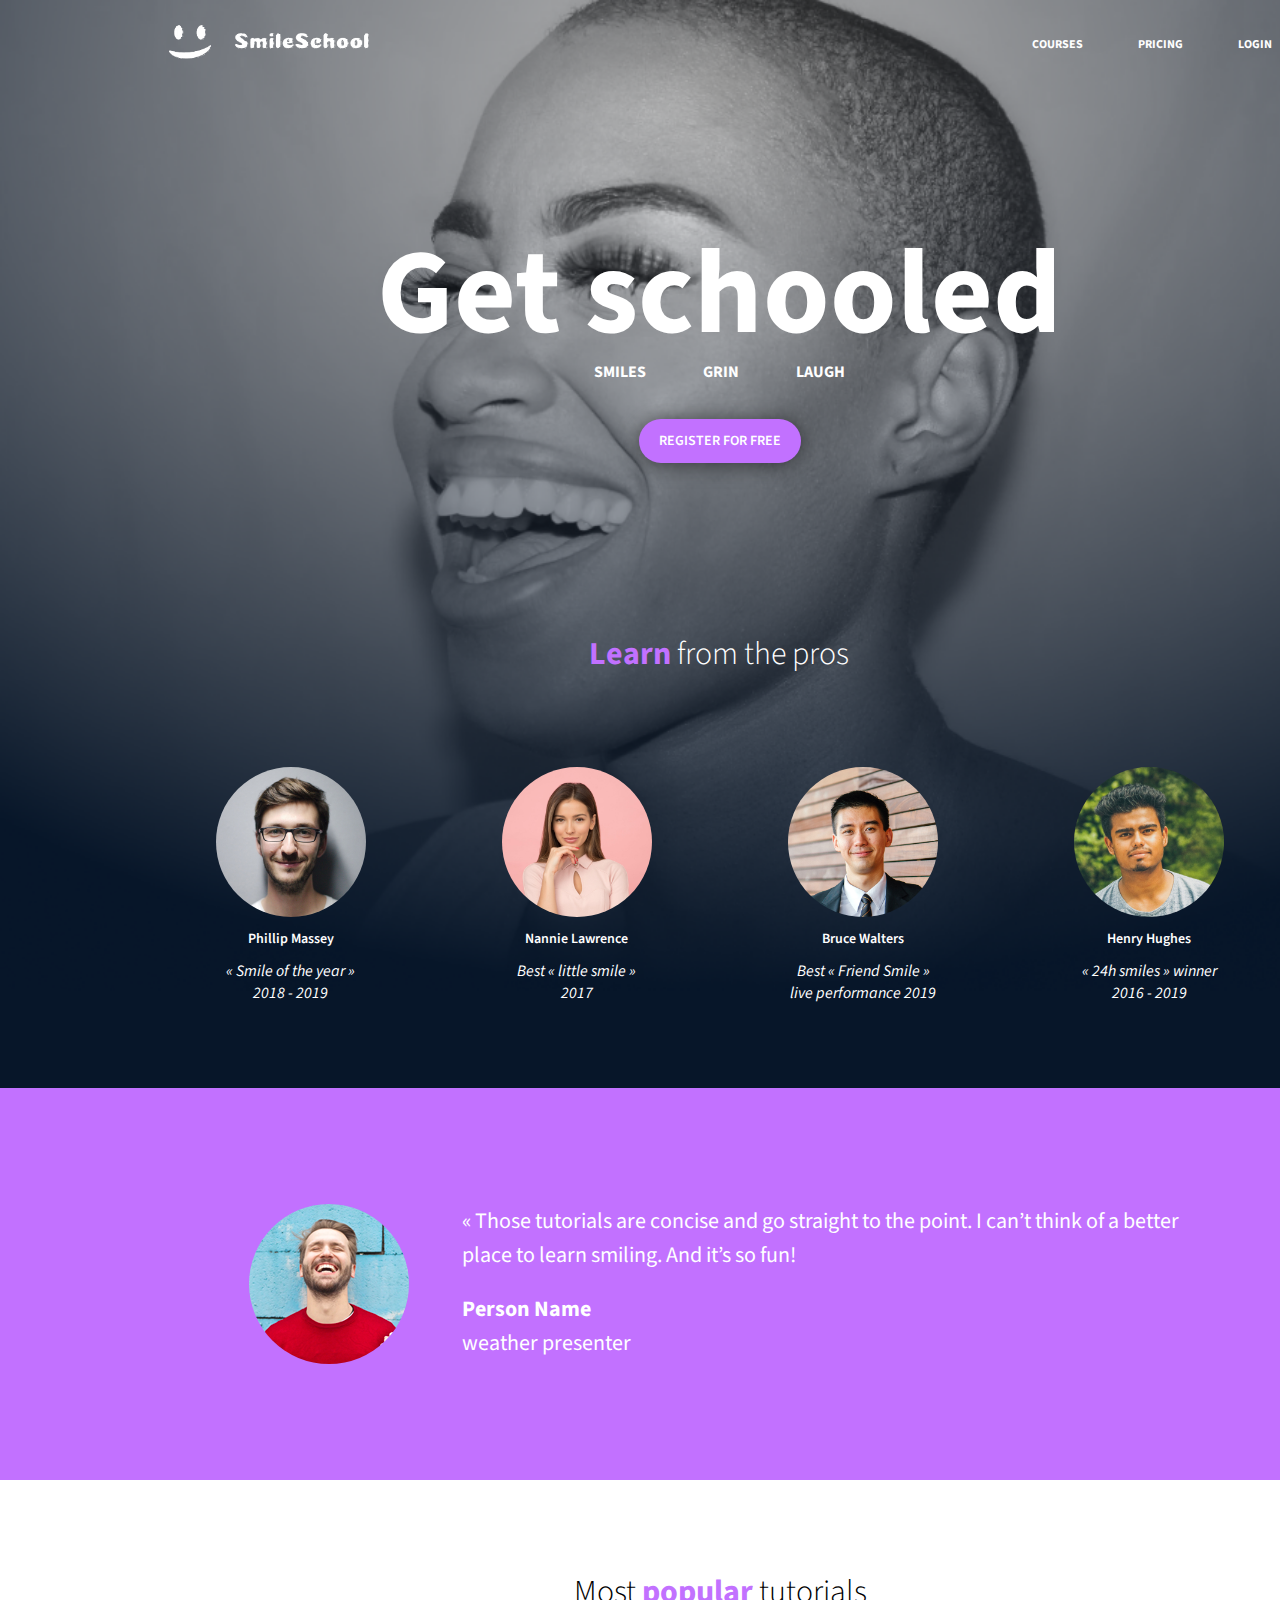
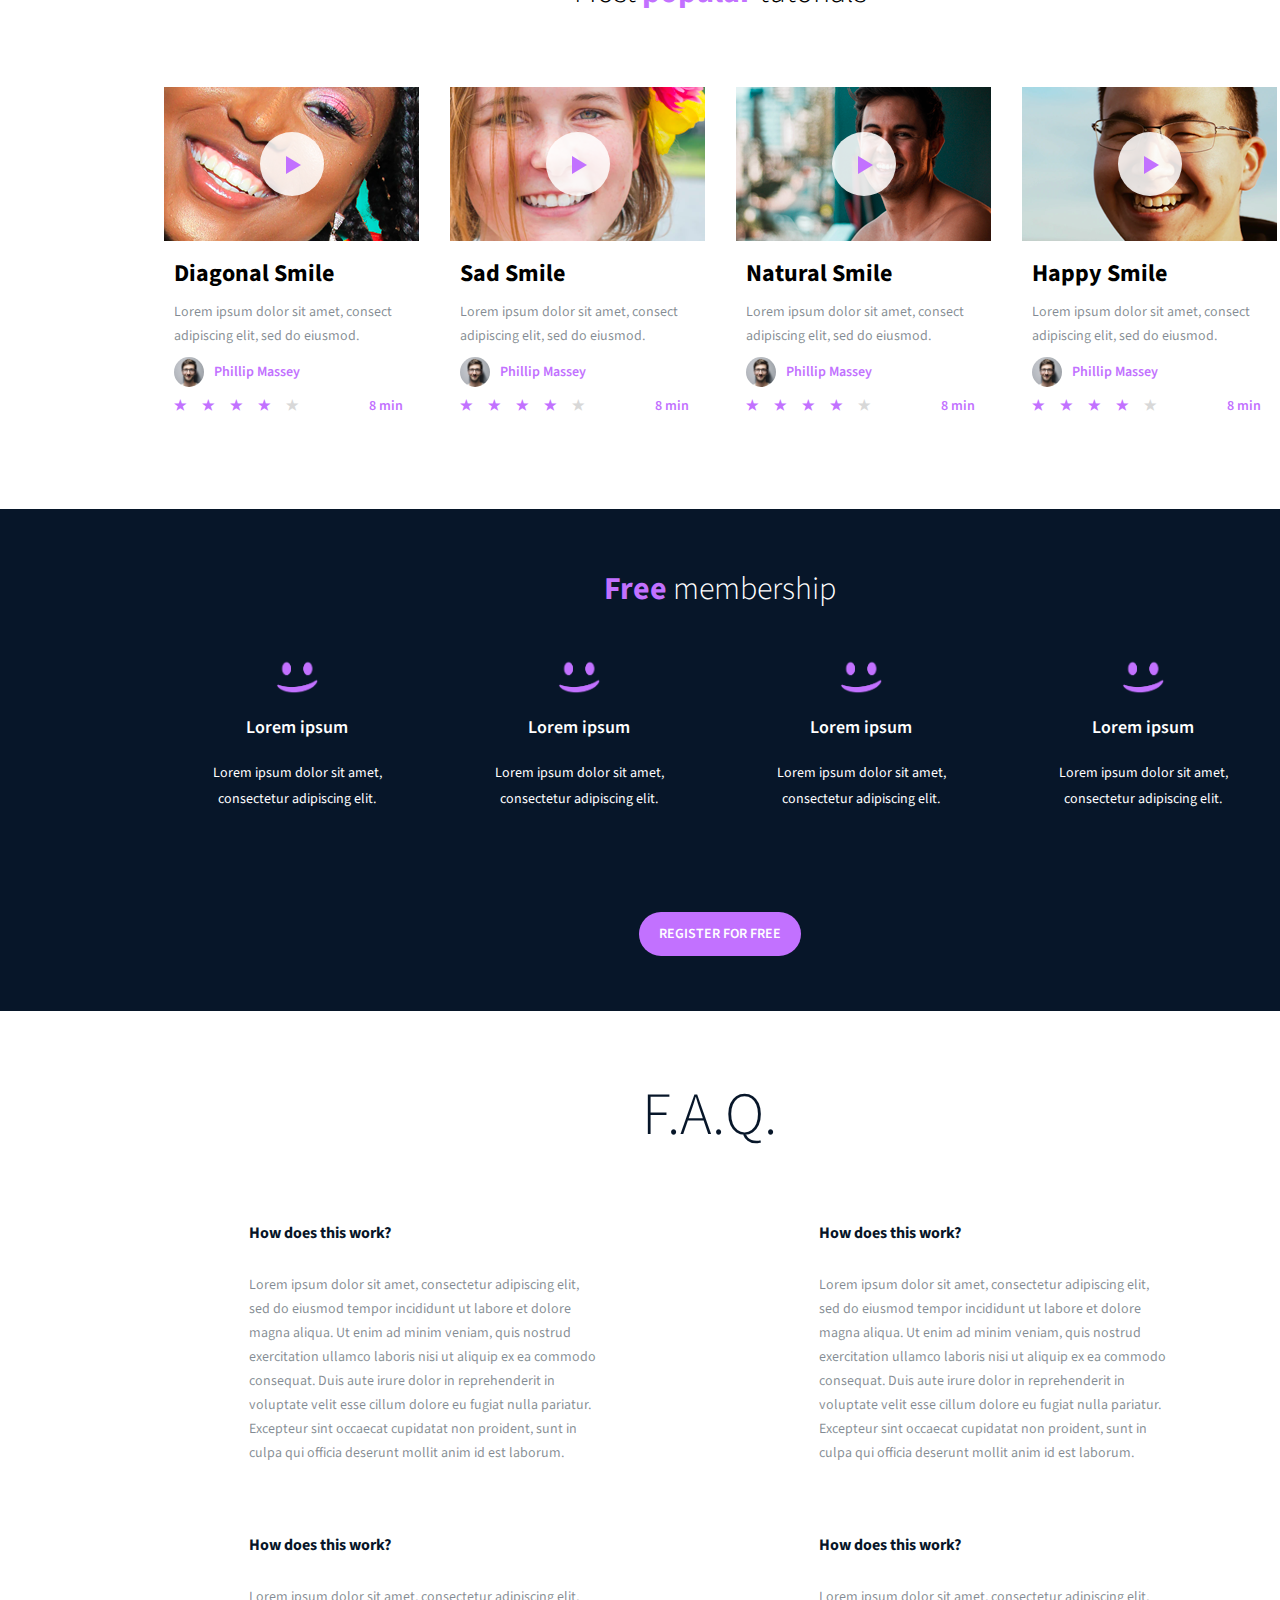
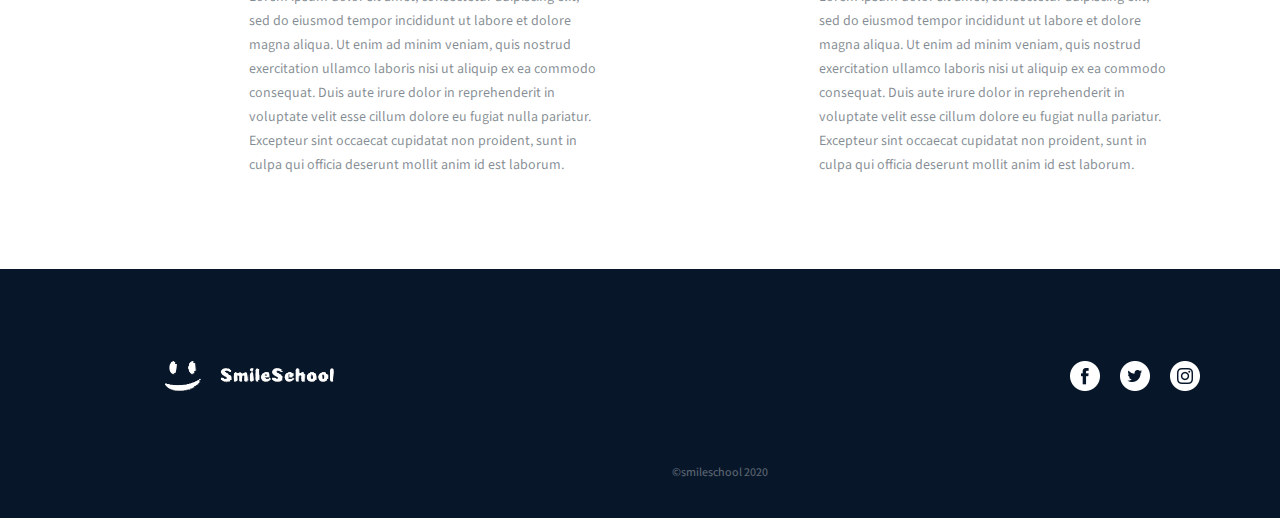
<file: index.html>
<!DOCTYPE html>
<html lang="en">
<head>
	<meta charset="UTF-8">
	<meta name="viewport" content="width=device-width, initial-scale=1.0">
	<title>Document</title>
	<link rel="stylesheet" href="./styles.css">
	<link rel="stylesheet" href="https://fonts.googleapis.com/css?family=Source+Sans+Pro:700&display=swap">
	<link rel="stylesheet" href="https://fonts.googleapis.com/css?family=Source+Sans+Pro:600&display=swap">
	<link rel="stylesheet" href="https://fonts.googleapis.com/css?family=Source+Sans+Pro:300&display=swap">
	<link rel="stylesheet" href="https://fonts.googleapis.com/css?family=Source+Sans+Pro:400&display=swap">
</head>
<body>
	<header>
		<a href="url_de_destination">
			<img src="./images/logo.png" alt="Texte alternatif">
		</a>
		<div>
			<a href="url_de_destination">COURSES</a>
			<a href="url_de_destination">PRICING</a>
			<a href="url_de_destination">LOGIN</a>
		</div>
	</header>
	<main>
		<section class="header-section">
			<div class="big-title">
				<h1>Get schooled</h1>
				<p>SMILES GRIN LAUGH</p>
				<button>REGISTER FOR FREE</button>
			</div>
			<div class="learn">
				<h2><p class="styled">Learn</p>&nbsp;from the pros</h2>
				<div>
					<div class="indiv-profile">
						<img src="./images/img1.png" alt="photo de Phillip Massey">
						<h3>Phillip Massey</h3>
						<p><i>&laquo; Smile of the year &raquo; 2018 - 2019</i></p>
					</div>
					<div class="indiv-profile">
						<img src="./images/img2.png" alt="photo de Nannie Lawrence">
						<h3>Nannie Lawrence</h3>
						<p><i>Best &laquo; little smile &raquo;<br>2017</i></p>
					</div>
					<div class="indiv-profile">
						<img src="./images/img3.png" alt="photo de Bruce Walters">
						<h3>Bruce Walters</h3>
						<p><i>Best &laquo; Friend Smile &raquo; live performance 2019</i></p>
					</div>
					<div class="indiv-profile">
						<img src="./images/img4.png" alt="Henry Hughes">
						<h3>Henry Hughes</h3>
						<p><i>&laquo; 24h smiles &raquo; winner 2016 - 2019</i></p>
					</div>
				</div>
			</div>
		</section>
		<section class="quote">
			<div class="quote-block-1">
				<img src="./images/testimonial.png" alt="photo testimonial">
				<div class="quote-block-2">
					<blockquote>« Those tutorials are concise and go straight to the point. I can’t think of a better place to learn smiling. And it’s so fun!</blockquote>
					<p class="name">Person Name</p>
					<p class="job">weather presenter</p>
				</div>
			</div>
		</section>
		<section class="videos">
			<h1>Most&nbsp;<p class="styled">popular</p>&nbsp;tutorials</h1>
			<div class="all-video-blocks">
				<div class="video-block">
					<img id="tuto1" src="./images/tuto1.png" alt="tuto1">
					<h2>Diagonal Smile</h2>
					<p>Lorem ipsum dolor sit amet, consect adipiscing elit, sed do eiusmod.</p>
					<div class="author-infos">
						<img src="./images/img1.png" alt="photo de Phillip Massey">
						<h3>Phillip Massey</h3>
					</div>
					<div class="rating">
						<div class="stars">
							<p class="star-full">&#9733;</p>
							<p class="star-full">&#9733;</p>
							<p class="star-full">&#9733;</p>
							<p class="star-full">&#9733;</p>
							<p class="star-empty">&#9733;</p>
						</div>
						<p>8 min</p>
					</div>
				</div>
				<div class="video-block">
					<img id="tuto2" src="./images/tuto2.png" alt="tuto2">
					<h2>Sad Smile</h2>
					<p>Lorem ipsum dolor sit amet, consect adipiscing elit, sed do eiusmod.</p>
					<div class="author-infos">
						<img src="./images/img1.png" alt="photo de Phillip Massey">
						<h3>Phillip Massey</h3>
					</div>
					<div class="rating">
						<div class="stars">
							<p class="star-full">&#9733;</p>
							<p class="star-full">&#9733;</p>
							<p class="star-full">&#9733;</p>
							<p class="star-full">&#9733;</p>
							<p class="star-empty">&#9733;</p>
						</div>
						<p>8 min</p>
					</div>
				</div>
				<div class="video-block">
					<img id="tuto3" src="./images/tuto3.png" alt="tuto3">
					<h2>Natural Smile</h2>
					<p>Lorem ipsum dolor sit amet, consect adipiscing elit, sed do eiusmod.</p>
					<div class="author-infos">
						<img src="./images/img1.png" alt="photo de Phillip Massey">
						<h3>Phillip Massey</h3>
					</div>
					<div class="rating">
						<div class="stars">
							<p class="star-full">&#9733;</p>
							<p class="star-full">&#9733;</p>
							<p class="star-full">&#9733;</p>
							<p class="star-full">&#9733;</p>
							<p class="star-empty">&#9733;</p>
						</div>
						<p>8 min</p>
					</div>
				</div>
				<div class="video-block">
					<img id="tuto4" src="./images/tuto4.png" alt="tuto4">
					<h2>Happy Smile</h2>
					<p>Lorem ipsum dolor sit amet, consect adipiscing elit, sed do eiusmod.</p>
					<div class="author-infos">
						<img src="./images/img1.png" alt="photo de Phillip Massey">
						<h3>Phillip Massey</h3>
					</div>
					<div class="rating">
						<div class="stars">
							<p class="star-full">&#9733;</p>
							<p class="star-full">&#9733;</p>
							<p class="star-full">&#9733;</p>
							<p class="star-full">&#9733;</p>
							<p class="star-empty">&#9733;</p>
						</div>
						<p>8 min</p>
					</div>
				</div>
			</div>
		</section>
		<section class="membership">
			<h1><p class="styled">Free</p>&nbsp;membership</h1>
			<div class="all-membership-blocks">
				<div class="membership-block">
					<img src="./images/smile.png" alt="smile">
					<h2>Lorem ipsum</h2>
					<p>Lorem ipsum dolor sit amet, consectetur adipiscing elit.</p>
				</div>
				<div class="membership-block">
					<img src="./images/smile.png" alt="smile">
					<h2>Lorem ipsum</h2>
					<p>Lorem ipsum dolor sit amet, consectetur adipiscing elit.</p>
				</div>
				<div class="membership-block">
					<img src="./images/smile.png" alt="smile">
					<h2>Lorem ipsum</h2>
					<p>Lorem ipsum dolor sit amet, consectetur adipiscing elit.</p>
				</div>
				<div class="membership-block">
					<img src="./images/smile.png" alt="smile">
					<h2>Lorem ipsum</h2>
					<p>Lorem ipsum dolor sit amet, consectetur adipiscing elit.</p>
				</div>
			</div>
			<button>REGISTER FOR FREE</button>
		</section>
		<section class="faq">
			<h1>F.A.Q.</h1>
			<div>
				<div class="row-block">
					<div class="item-block">
						<h2>How does this work?</h2>
						<p>Lorem ipsum dolor sit amet, consectetur adipiscing elit, sed do eiusmod tempor incididunt ut labore et dolore magna aliqua. Ut enim ad minim veniam, quis nostrud exercitation ullamco laboris nisi ut aliquip ex ea commodo consequat. Duis aute irure dolor in reprehenderit in voluptate velit esse cillum dolore eu fugiat nulla pariatur. Excepteur sint occaecat cupidatat non proident, sunt in culpa qui officia deserunt mollit anim id est laborum.</p>
					</div>
					<div class="item-block">
						<h2>How does this work?</h2>
						<p>Lorem ipsum dolor sit amet, consectetur adipiscing elit, sed do eiusmod tempor incididunt ut labore et dolore magna aliqua. Ut enim ad minim veniam, quis nostrud exercitation ullamco laboris nisi ut aliquip ex ea commodo consequat. Duis aute irure dolor in reprehenderit in voluptate velit esse cillum dolore eu fugiat nulla pariatur. Excepteur sint occaecat cupidatat non proident, sunt in culpa qui officia deserunt mollit anim id est laborum.</p>
					</div>
				</div>
				<div class="row-block">
					<div class="item-block">
						<h2>How does this work?</h2>
						<p>Lorem ipsum dolor sit amet, consectetur adipiscing elit, sed do eiusmod tempor incididunt ut labore et dolore magna aliqua. Ut enim ad minim veniam, quis nostrud exercitation ullamco laboris nisi ut aliquip ex ea commodo consequat. Duis aute irure dolor in reprehenderit in voluptate velit esse cillum dolore eu fugiat nulla pariatur. Excepteur sint occaecat cupidatat non proident, sunt in culpa qui officia deserunt mollit anim id est laborum.</p>
					</div>
					<div class="item-block">
						<h2>How does this work?</h2>
						<p>Lorem ipsum dolor sit amet, consectetur adipiscing elit, sed do eiusmod tempor incididunt ut labore et dolore magna aliqua. Ut enim ad minim veniam, quis nostrud exercitation ullamco laboris nisi ut aliquip ex ea commodo consequat. Duis aute irure dolor in reprehenderit in voluptate velit esse cillum dolore eu fugiat nulla pariatur. Excepteur sint occaecat cupidatat non proident, sunt in culpa qui officia deserunt mollit anim id est laborum.</p>
					</div>
				</div>
			</div>
		</section>
	</main>
	<footer>
		<div>
			<div class="all-logos">
				<div class="logo">
					<img src="./images/logo.png" alt="Texte alternatif">
				</div>
				<div class="social-networks">
					<a href="mmm"><img src="./images/facebook.png" alt="facebook"></a>
					<a href="mmm"><img src="./images/twitter.png" alt="twitter"></a>
					<a href="mmm"><img src="./images/insta.png" alt="instagram"></a>
				</div>
			</div>
			<p>©smileschool 2020</p>
		</div>
	</footer>
</body>
</html>
</file>
<file: styles.css>
* {
	margin: 0;
	padding: 0;
	box-sizing: border-box;
	font-family: 'Source Sans Pro', sans-serif;
}
a {
	text-decoration: none;
}
body {
	width: 1440px;
	background-image: url('./images/header-background.png');
	background-repeat: no-repeat;
	background-size: 1440px;
	display: flex;
	flex-direction: column;
	align-items: center;
	overflow-x: hidden;
}
header {
	margin-top: 30px;
	width: 1103px;
	height: 29px;
	display: flex;
	justify-content: space-between;
	align-items: center;
	font-weight: 700;
}
header img {
	width: 200px;
	height: auto;
}
header a {
	font-family: 'Source Sans Pro', sans-serif;
	font-size: 12px;
	color: #FFFFFF;
}
header > div {
	display: flex;
	column-gap: 55px;
}
.header-section {
	margin-top: 185px;
	color: #FFFFFF;
}
.big-title {
	display: flex;
	flex-direction: column;
	align-items: center;
}
.big-title h1 {
	position: absolute;
	top: 220px;
	left: 377px;
	font-weight: 700;
	font-size: 120px;
	line-height: 150px;

}
.big-title p {
	position: absolute;
	top: 361px;
	left: 593px;
	width: 253px;
	display: flex;
	justify-content: center;
	word-spacing: 54px;
	font-weight: 700;
	font-size: 16px;
}
button {
	width: 162px;
	height: 44px;
	background-color: #C271FF;
	border: none;
	color: #FFFFFF;
	font-weight: 600;
	font-size: 14px;
	border-radius: 22px;
}
.big-title button {
	position: absolute;
	top: 419px;
	box-shadow: 0px 2px 20px 0px #00000080;
}
.learn {
	position: absolute;
	top: 631px;
	left: 0;
	width: 1440px;
	display: flex;
	flex-direction: column;
	align-items: center;
}
.learn h2 {
	width: 263px;
	display: flex;
	font-weight: 300;
	font-size: 32px;

}
.learn h2 p.styled {
	font-weight: 700;
	color: #C271FF;
}
.learn > div {
	margin-top: 90px;
	width: 1009px;
	height: 237px;
	display: flex;
	justify-content: space-between;
	align-items: center;
}
.learn img {
	width: 150px;
	height: 150px;
	border-radius: 50%;
}
.indiv-profile {
	width: 150px;
	height: 237px;
	display: flex;
	flex-direction: column;
	align-items: center;
	justify-content: space-between;
	text-align: center;
}
.quote {
	position: absolute;
	top: 1088px;
	left: 0px;
	width: 1440px;
	height: 392px;
	background-color: #C271FF;
	display: flex;
	justify-content: center;
	align-items: center;
	color: #FFFFFF;
}
.quote img {
	width: 160px; /* Largeur de la zone d'affichage */
    height: 160px; /* Hauteur de la zone d'affichage */
    object-fit: none; /* Redimensionne l'image pour remplir complètement la zone d'affichage */
    object-position: 50% 14%; /* Centre l'image dans la zone d'affichage */
    border-radius: 50%; /* Rend l'image arrondie */

}
.quote .quote-block-1 {
	width: 943px;
	height: 160px;
	display: flex;
	column-gap: 53px;
}
.quote-block-2 blockquote {
	font-weight: 400;
	font-size: 22px;
	line-height: 34px;
	margin-bottom: 20px;
}
.quote-block-2 .name {
	font-weight: 700;
	font-size: 22px;
	line-height: 34px;
}
.quote-block-2 .job {
	font-weight: 400;
	font-size: 22px;
	line-height: 34px;
}
.videos {
	position: absolute;
	top: 1572px;
	left: 106px;
	width: 1228px;
	height: 450px;
	display: flex;
	flex-direction: column;
	align-items: center;
	justify-content: space-between;
}
.videos h1, .membership h1 {
	display: flex;
	font-weight: 300;
	font-size: 32px;
	line-height: 40px;
	margin-bottom: 50px;
}
.videos h1 .styled, .membership h1 .styled {
	font-weight: 700;
	color: #C271FF;
}
.all-video-blocks {
	width: 100%;
	display: flex;
	justify-content: center;
	column-gap: 31px;
}
.video-block {
	position: relative;
	width: 255px;
	height: 335px;
}
.video-block > * {
	padding-left: 10px;
	margin: 9px 0;
}
.video-block > img {
	padding: 0 0;
	margin: 0 0;
	width: 255px; /* Largeur de la zone d'affichage */
    height: 154px; /* Hauteur de la zone d'affichage */
    object-fit: none;
}
.video-block::after {
	content: "";
	position: absolute;
	top: 45px;
	left: 96px;
	width: 64px;
	height: 64px;
	border-radius: 32px;
	background-color: #FFFFFF;
	opacity: 86%;
	z-index: 1;
}
.video-block::before {
	content: "";
	position: absolute;
	top: 69px;
	left: 122px;
	width: 0px;
	height: 0px;
	border-top: 9px solid transparent;
	border-left: 15px solid #C271FF;
	border-bottom: 9px solid transparent;
	z-index: 2;

}
#tuto1 {
    object-position: 62% 27%; /* Centre l'image dans la zone d'affichage */
}

#tuto2 {
    object-position: 100% 52%; /* Centre l'image dans la zone d'affichage */
}
#tuto3 {
    object-position: 100% 52%; /* Centre l'image dans la zone d'affichage */
}
#tuto4 {
    object-position: 40% 52%; /* Centre l'image dans la zone d'affichage */
}
.video-block > div img {
	width: 30px;
	height: 30px;
	border-radius: 15px;
}
.video-block > p {
	font-weight: 400;
	font-size: 14px;
	line-height: 24px;
	width: 242;
	color: #07162980;

}
.author-infos {
	display: flex;
	align-items: center;
	column-gap: 10px;
}
.author-infos, .rating {
	color: #C271FF;
}
.star-empty {
	color: #D8D8D8;
}
.star-full, .star-empty {
	font-size: 20px;
}
.rating {
	display: flex;
	font-weight: 600;
}
.rating p {
	font-size: 14px;
}
h3 {
	font-weight: 600;
	font-size: 14px;
}
.stars {
	display: flex;
	column-gap: 15px;
	margin-right: 70px;
}

.membership {
	position: absolute;
	top: 2109px;
	left: 0;
	width: 1440px;
	height: 502px;
	background-color: #071629;
	color: #FFFFFF;
	display: flex;
	flex-direction: column;
	align-items: center;
}
.membership h1 {
	margin-top: 60px;
}
.membership img {
	width: 44px;
	height: 36px;
}
.membership-block h2 {
	font-weight: 600;
	font-size: 18px;
	line-height: 26px;
}
.membership-block p {
	padding: 0 20px;
	font-weight: 400;
	font-size: 14px;
	line-height: 26px;
}
.all-membership-blocks {
	display: flex;
	justify-content: center;
	column-gap: 25px;
}

.membership-block {
	width: 257px;
	height: 153px;
	display: flex;
	flex-direction: column;
	align-items: center;
	justify-content: space-between;
	text-align: center;
}
.membership button {
	margin-top: 100px;
}
.faq {
	position: absolute;
	top: 2678px;
	left: 249px;
	width: 920px;
	height: 707px;
	display: flex;
	flex-direction: column;
	align-items: center;
	color: #071629;

}
.faq h1 {
	font-weight: 300;
	font-size: 60px;
	line-height: 75px;
}
.faq h2 {
	font-weight: 700;
	font-size: 16px;
	line-height: 20px;
}
.faq p {
	font-weight: 400;
	font-size: 14px;
	line-height: 24px;
	color: #07162980;

}
.faq .row-block {
	width: 920px;
	height: 242px;
	display: flex;
	justify-content: space-between;
	margin-top: 70px;
}
.faq .item-block {
	width: 350px;
	height: 242px;
	display: flex;
	flex-direction: column;
	justify-content: space-between;
}
footer {
	position: absolute;
	top: 3469px;
	width: 1440px;
	height: 249px;
	background-color: #071629;
}
footer p {
	color: #FFFFFF;
	opacity: 35%;
	font-weight: 400;
	font-size: 12px;
	margin-top: 70px;
}
footer > div {
	display: flex;
	flex-direction: column;
	align-items: center;
}
footer .all-logos {
	margin-top: 95px;
	display: flex;
	width: 1110px;
	height: 30px;
	align-items: center;
	justify-content: space-between;
}
.social-networks {
	width: 130px;
	height: 30px;
	margin-right: 75px;
	display: flex;
	justify-content: space-between;
	align-items: center;

}
footer .social-networks img {
	width: 30px;
	height: 30px;
}
footer .logo img {
	width: 169px;
	height: 30px;
}
</file>
